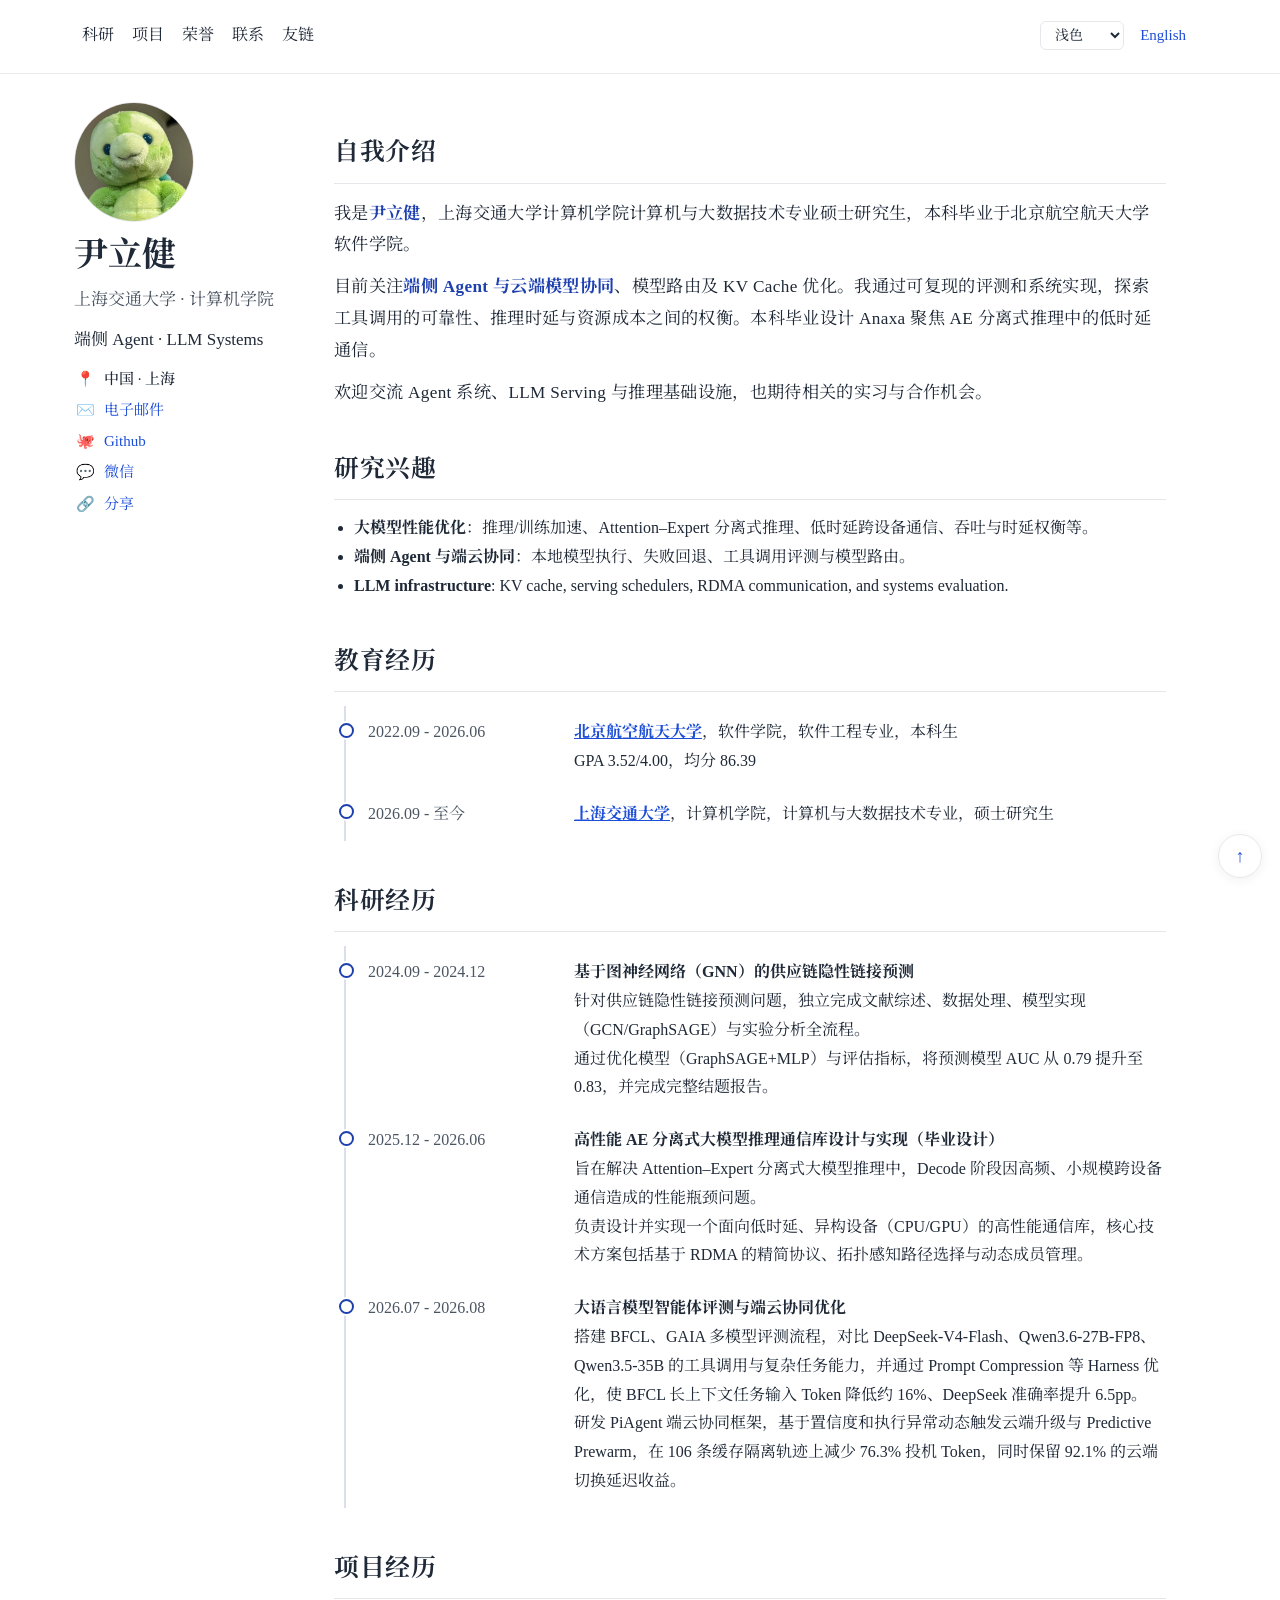
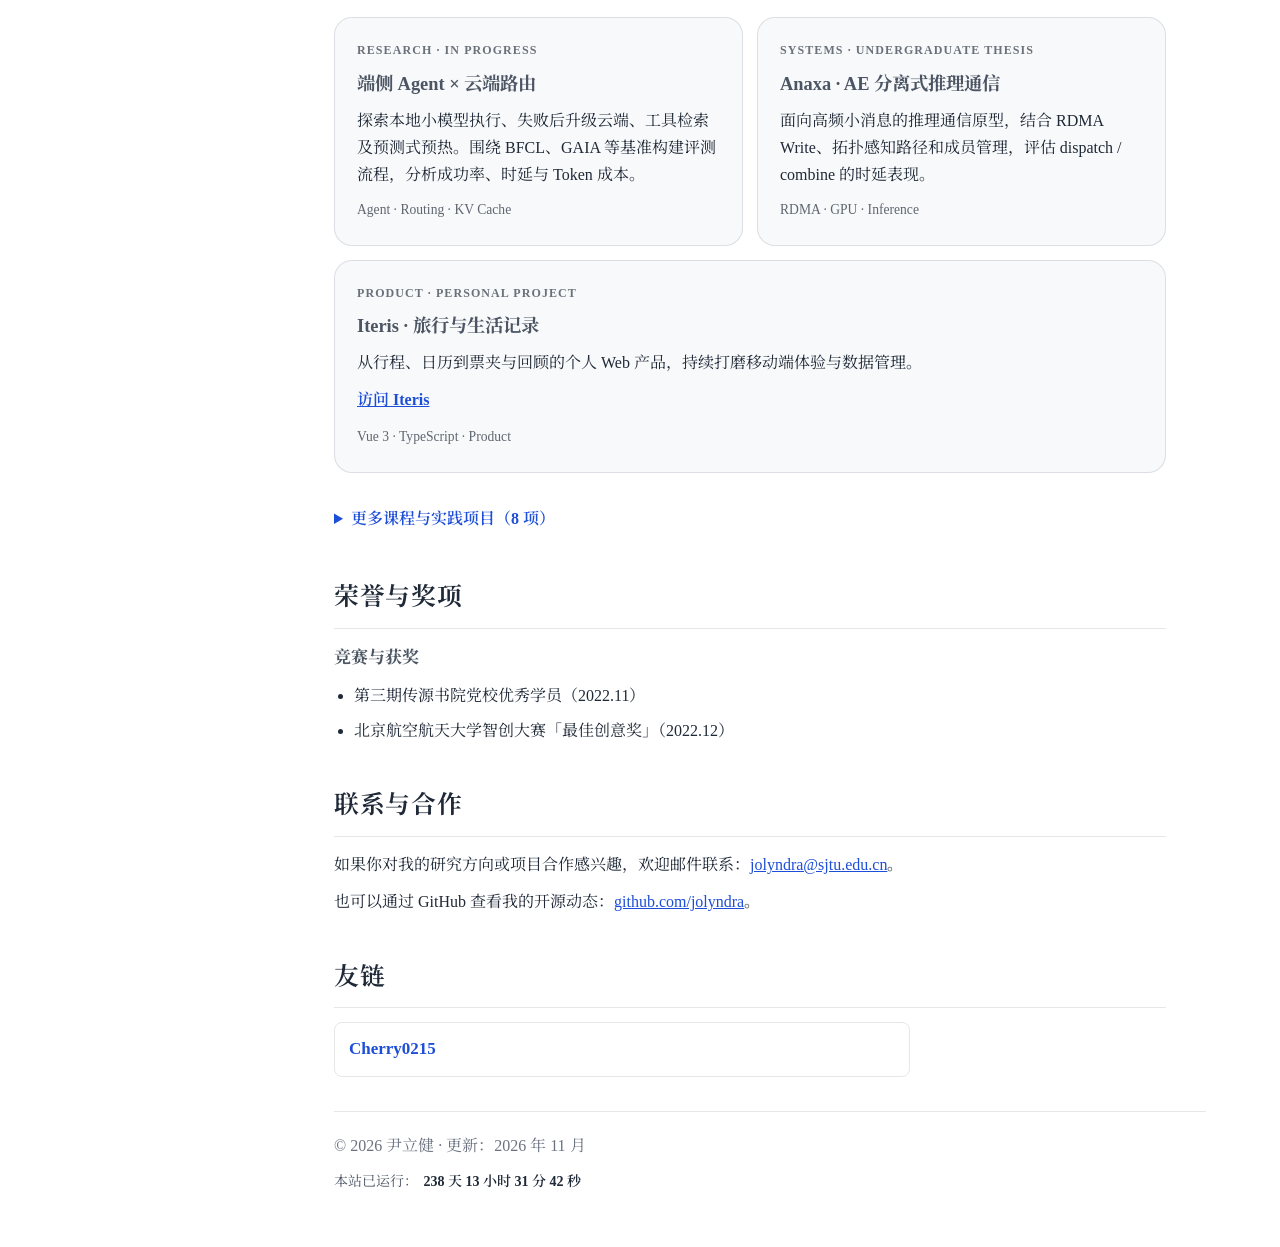
<file: index.html>
﻿<!doctype html>
<html lang="zh-CN">
  <head>
    <meta charset="UTF-8" />
    <meta name="viewport" content="width=device-width, initial-scale=1.0, viewport-fit=cover" />
    <meta name="theme-color" content="#ffffff" id="meta-theme-color" />
    <meta
      name="description"
      content="上海交通大学计算机学院硕士研究生；研究方向为大模型性能优化、Agentic 与 LLM 基础设施（推理与 Serving、通信与并行等）。"
      id="meta-description"
    />
    <meta property="og:type" content="website" />
    <meta property="og:title" content="jolyndra · 尹立健" id="meta-og-title" />
    <meta
      property="og:description"
      content="上海交通大学计算机学院硕士研究生；研究方向为大模型性能优化、Agentic 与 LLM 基础设施（推理与 Serving、通信与并行等）。"
      id="meta-og-description"
    />
    <meta property="og:url" content="https://jolyndra.github.io/" id="meta-og-url" />
    <meta property="og:image" content="https://jolyndra.github.io/og.png" id="meta-og-image" />
    <meta property="og:locale" content="zh_CN" id="meta-og-locale" />
    <meta name="twitter:card" content="summary_large_image" />
    <meta name="twitter:title" content="jolyndra · 尹立健" id="meta-twitter-title" />
    <meta
      name="twitter:description"
      content="上海交通大学计算机学院硕士研究生；研究方向为大模型性能优化、Agentic 与 LLM 基础设施（推理与 Serving、通信与并行等）。"
      id="meta-twitter-description"
    />
    <meta name="twitter:image" content="https://jolyndra.github.io/og.png" id="meta-twitter-image" />
    <link rel="canonical" href="https://jolyndra.github.io/" id="link-canonical" />
    <title>jolyndra</title>
    <link rel="preconnect" href="https://fonts.googleapis.com" />
    <link rel="preconnect" href="https://fonts.gstatic.com" crossorigin />
    <link rel="preload" href="./avatar.jpg" as="image" fetchpriority="high" />
    <link rel="icon" href="./favicon.svg" type="image/svg+xml" sizes="any" />
    <link rel="icon" href="./avatar.jpg" type="image/jpeg" />
    <link rel="apple-touch-icon" href="./avatar.jpg" />
    <link
      rel="stylesheet"
      href="https://fonts.googleapis.com/css2?family=Noto+Serif+SC:wght@400;600;700&display=swap"
    />
    <link rel="stylesheet" href="./styles.css?v=20261123" />
    <script>
      try {
        var th = localStorage.getItem("theme");
        var PAL = ["sakura", "midnight", "amber"];
        if (PAL.indexOf(th) >= 0) {
          document.documentElement.setAttribute("data-palette", th);
        } else if (th === "dark") {
          document.documentElement.setAttribute("data-theme", "dark");
        } else if (th === "light") {
          /* 显式浅色 */
        } else if (th === null || th === "") {
          if (window.matchMedia("(prefers-color-scheme: dark)").matches) {
            document.documentElement.setAttribute("data-theme", "dark");
          }
        }
      } catch (e) {}
    </script>
  </head>
  <body
    data-site-base="https://jolyndra.github.io"
    data-plausible-domain=""
    data-site-launch="2026-04-11T00:00:00+08:00"
  >
    <a class="skip-link" href="#main-content" id="skip-link" data-i18n="a11y.skip_to_content">跳至主内容</a>
    <div class="top-nav-wrap">
      <div class="top-nav-inner">
        <header class="top-nav" role="navigation" aria-label="页面导航">
          <nav class="quick-nav" aria-label="快速跳转">
            <a href="#section-research" data-i18n="nav.research">科研</a>
            <a href="#section-projects" data-i18n="nav.projects">项目</a>
            <a href="#section-achievements" data-i18n="nav.achievements">荣誉</a>
            <a href="#contact" data-i18n="nav.contact">联系</a>
            <a href="#section-friends" data-i18n="nav.friends">友链</a>
          </nav>
          <div class="toolbar-cluster" role="toolbar" aria-label="站点设置">
            <select id="theme-select" class="toolbar-select" aria-label="主题">
              <option value="light" data-i18n="toolbar.theme_light">浅色</option>
              <option value="dark" data-i18n="toolbar.theme_dark">暗色</option>
              <option value="sakura" data-i18n="toolbar.theme_sakura">樱花粉</option>
              <option value="midnight" data-i18n="toolbar.theme_midnight">午夜蓝</option>
              <option value="amber" data-i18n="toolbar.theme_amber">琥珀</option>
            </select>
            <button type="button" class="toolbar-btn toolbar-btn-lang" id="lang-toggle" data-i18n="toolbar.lang_switch">English</button>
          </div>
        </header>
      </div>
    </div>

    <div class="container">
      <div class="page-layout">
        <aside class="sidebar" aria-label="个人信息">
          <img
            class="profile-avatar"
            src="./avatar.jpg"
            width="120"
            height="120"
            alt=""
            decoding="async"
            fetchpriority="high"
          />
          <div class="profile-body">
            <h1 class="profile-name" data-i18n="profile.name">尹立健</h1>
            <p class="profile-school" data-i18n="profile.school">上海交通大学 · 计算机学院</p>
            <p class="profile-focus" data-i18n="profile.focus">端侧 Agent · LLM Systems</p>
            <ul class="profile-meta" aria-label="地址与联系方式">
              <li class="profile-meta-row">
                <span class="profile-meta-icon" aria-hidden="true">📍</span>
                <span class="profile-meta-value" data-i18n="profile.location">中国 · 上海</span>
              </li>
              <li class="profile-meta-row">
                <span class="profile-meta-icon" aria-hidden="true">✉️</span>
                <a class="profile-meta-value" href="mailto:jolyndra@sjtu.edu.cn" data-i18n="link.email">电子邮件</a>
              </li>
              <li class="profile-meta-row">
                <span class="profile-meta-icon" aria-hidden="true">🐙</span>
                <a class="profile-meta-value" href="https://github.com/jolyndra" target="_blank" rel="noreferrer" data-i18n="link.github">Github</a>
              </li>
              <li class="profile-meta-row">
                <span class="profile-meta-icon" aria-hidden="true">💬</span>
                <button type="button" class="profile-meta-value profile-meta-btn" id="wechat-open" data-i18n="link.wechat">
                  微信
                </button>
              </li>
              <li class="profile-meta-row">
                <span class="profile-meta-icon" aria-hidden="true">🔗</span>
                <button type="button" class="profile-meta-value profile-meta-btn" id="share-open" data-i18n="link.share">
                  分享
                </button>
              </li>
            </ul>
          </div>
        </aside>

        <div class="content">
          <main id="main-content" tabindex="-1">
            <section class="section-about" aria-labelledby="about-heading" id="section-about">
              <h2 id="about-heading" data-i18n="sec.about">自我介绍</h2>
              <div class="about-body" data-i18n-html="about.body">
                <p>
                  我是<strong>尹立健</strong>，现为<strong>上海交通大学计算机学院</strong>计算机与大数据技术专业硕士研究生，本科毕业于北京航空航天大学软件学院软件工程专业。
                </p>
                <p>
                  目前关注端侧 Agent 与云端模型协同、模型路由及 KV Cache 优化。我通过可复现的评测和系统实现，探索工具调用的可靠性、推理时延与资源成本之间的权衡。本科毕业设计 Anaxa 则聚焦 AE 分离式推理中的低时延通信。
                </p>
                <p>欢迎交流 <strong>Agent 系统、LLM Serving 与推理基础设施</strong>，也期待相关的实习与合作机会。</p>
              </div>
            </section>

            <section id="section-interests">
              <h2 data-i18n="sec.interests">研究兴趣</h2>
              <ul>
                <li data-i18n-html="interest.1"><strong>大模型性能优化</strong>：推理/训练加速、Attention–Expert 分离式推理、低时延跨设备通信、吞吐与时延权衡等。</li>
                <li data-i18n-html="interest.2"><strong>端侧 Agent 与端云协同</strong>：本地模型执行、失败回退、工具调用评测与模型路由。</li>
                <li data-i18n-html="interest.3"><strong>LLM 基础设施</strong>：KV Cache、Serving 调度、RDMA 通信与系统性能评估。</li>
              </ul>
            </section>

            <section id="section-education">
              <h2 data-i18n="sec.education">教育经历</h2>
              <ul class="timeline">
                <li>
                  <span class="time" data-i18n="time.edu">2022.09 - 2026.06</span>
                  <div data-i18n-html="edu.1"><strong><a href="https://soft.buaa.edu.cn/" target="_blank" rel="noopener noreferrer">北京航空航天大学</a></strong>，软件学院，软件工程专业，本科生<br />GPA 3.52/4.00，均分 86.39</div>
                </li>
                <li>
                  <span class="time" data-i18n="time.edu2">2026.09 - 至今</span>
                  <div data-i18n-html="edu.2"><strong><a href="https://www.cs.sjtu.edu.cn/" target="_blank" rel="noopener noreferrer">上海交通大学</a></strong>，计算机学院，计算机与大数据技术专业，硕士研究生</div>
                </li>
              </ul>
            </section>

            <section id="section-research">
              <h2 data-i18n="sec.research">科研经历</h2>
              <ul class="timeline">
                <li>
                  <span class="time" data-i18n="time.r1">2024.09 - 2024.12</span>
                  <div data-i18n-html="res.1"><strong>基于图神经网络（GNN）的供应链隐性链接预测</strong><br />针对供应链隐性链接预测问题，独立完成文献综述、数据处理、模型实现（GCN/GraphSAGE）与实验分析全流程。<br />通过优化模型（GraphSAGE+MLP）与评估指标，将预测模型 AUC 从 0.79 提升至 0.83，并完成完整结题报告。</div>
                </li>
                <li>
                  <span class="time" data-i18n="time.r2">2025.12 - 2026.06</span>
                  <div data-i18n-html="res.2"><strong>高性能 AE 分离式大模型推理通信库设计与实现（毕业设计）</strong><br />旨在解决 Attention–Expert 分离式大模型推理中，Decode 阶段因高频、小规模跨设备通信造成的性能瓶颈问题。<br />负责设计并实现一个面向低时延、异构设备（CPU/GPU）的高性能通信库，核心技术方案包括基于 RDMA 的精简协议、拓扑感知路径选择与动态成员管理。</div>
                </li>
                <li>
                  <span class="time" data-i18n="time.r3">2026.07 - 2026.08</span>
                  <div data-i18n-html="res.3"><strong>大语言模型智能体评测与端云协同优化</strong><br />搭建 BFCL、GAIA 多模型评测流程，对比 DeepSeek-V4-Flash、Qwen3.6-27B-FP8、Qwen3.5-35B 的工具调用与复杂任务能力，并通过 Prompt Compression 等 Harness 优化，使 BFCL 长上下文任务输入 Token 降低约 16%、DeepSeek 准确率提升 6.5pp。<br />研发 PiAgent 端云协同框架，基于置信度和执行异常动态触发云端升级与 Predictive Prewarm，在 106 条缓存隔离轨迹上减少 76.3% 投机 Token，同时保留 92.1% 的云端切换延迟收益。</div>
                </li>
              </ul>
            </section>

            <section id="section-projects">
              <h2 data-i18n="sec.projects">项目经历</h2>
              <div class="featured-projects">
                <article class="featured-card"><span class="featured-kicker">RESEARCH · IN PROGRESS</span><h3>端侧 Agent × 云端路由</h3><p>探索本地小模型执行、失败后升级云端、工具检索及预测式预热。围绕 BFCL、GAIA 等基准构建评测流程，分析成功率、时延与 Token 成本。</p><span class="featured-tags">Agent · Routing · KV Cache</span></article>
                <article class="featured-card"><span class="featured-kicker">SYSTEMS · UNDERGRADUATE THESIS</span><h3>Anaxa · AE 分离式推理通信</h3><p>面向高频小消息的推理通信原型，结合 RDMA Write、拓扑感知路径和成员管理，评估 dispatch / combine 的时延表现。</p><span class="featured-tags">RDMA · GPU · Inference</span></article>
                <article class="featured-card"><span class="featured-kicker">PRODUCT · PERSONAL PROJECT</span><h3>Iteris · 旅行与生活记录</h3><p>从行程、日历到票夹与回顾的个人 Web 产品，持续打磨移动端体验与数据管理。</p><a href="https://www.jolyndra.top/" target="_blank" rel="noopener noreferrer">访问 Iteris</a><span class="featured-tags">Vue 3 · TypeScript · Product</span></article>
              </div>
              <details class="projects-details">
                <summary data-i18n="projects.toggle">更多课程与实践项目（8 项）</summary>
                <ul class="timeline projects-timeline">
                <li><span class="time" data-i18n="time.p1">2023.08 - 2023.09</span><div data-i18n-html="proj.1"><strong>坤坤快跑小游戏</strong><br />基于 C++ + EasyX 开发的 2D 跑酷小游戏。玩家需要在持续前进过程中躲避障碍、累积分数，并利用能量触发特殊飞行状态。</div></li>
                <li><span class="time" data-i18n="time.p2">2023.09 - 2023.12</span><div data-i18n-html="proj.2"><strong>SanGuo Crisis 小游戏</strong><br />面向对象程序设计实践项目，基于 Java Swing 的 2D 动作闯关游戏，支持单人/双人模式、角色选择、技能战斗、道具拾取与关卡推进。</div></li>
                <li><span class="time" data-i18n="time.p3">2024.03 - 2024.06</span><div data-i18n-html="proj.3"><strong>网上挂号系统</strong><br />面向「猫猫医院」场景，提供预约挂号、病例管理、通知、药品与工作台等功能；实践阶段完成 Docker + Kubernetes + Jenkins 的工程化与微服务化探索。</div></li>
                <li><span class="time" data-i18n="time.p4">2024.09 - 2024.12</span><div data-i18n-html="proj.4"><strong>开源「河图」系统</strong><br />负责软件供应链安全分析模块，实现对给定项目（如 Log4J）自动构建上下游依赖图谱，并集成漏洞感知、成分分析、许可证分析等检测接口。</div></li>
                <li><span class="time" data-i18n="time.p5">2024.09 - 2024.12</span><div data-i18n-html="proj.5"><strong>学术分享平台</strong><br />illumineer：学术场景课程项目，含完整分析与设计文档及前后端实现。担任项目经理并参与前端开发，集成 Elasticsearch 全文检索，关键查询响应控制在 500ms 内。</div></li>
                <li><span class="time" data-i18n="time.p6">2024.09 - 2024.12</span><div data-i18n-html="proj.6"><strong>SysY Compiler (Java)</strong><br />基于 Java 的教学编译器，面向 SysY 子集，支持从源代码到 LLVM 风格 IR 再到 MIPS 目标代码的完整编译流程。</div></li>
                <li><span class="time" data-i18n="time.p7">2025.04 - 2025.06</span><div data-i18n-html="proj.7"><strong>图书管理系统</strong><br />基于 Spring Boot + Vue 3 的前后端分离课程项目，支持用户认证、图书管理、借阅管理与统计报表。</div></li>
                <li><span class="time" data-i18n="time.p8">2025.06 - 2025.07</span><div data-i18n-html="proj.8"><strong>科研社交及学习平台</strong><br />KnoWeb：面向科研学习与协作的知识管理平台。主要参与前端「科研项目协作」模块，两轮 Scrum 迭代交付 29 个用户故事。</div></li>
                </ul>
                <p class="projects-more">
                  <span data-i18n="projects.more">更多项目代码：</span>
                  <a href="https://github.com/jolyndra" target="_blank" rel="noopener noreferrer">github.com/jolyndra</a>
                </p>
              </details>
            </section>

            <section class="section-achievements" id="section-achievements">
              <h2 data-i18n="sec.achievements">荣誉与奖项</h2>
              <div class="ach-block">
                <h3 data-i18n="ach.sub.awards">竞赛与获奖</h3>
                <ul class="ach-list">
                  <li data-i18n="ach.award.1">第三期传源书院党校优秀学员（2022.11）</li>
                  <li data-i18n="ach.award.2">北京航空航天大学智创大赛「最佳创意奖」（2022.12）</li>
                </ul>
              </div>
            </section>

            <section id="contact">
              <h2 data-i18n="sec.contact">联系与合作</h2>
              <p data-i18n-html="contact.1">如果你对我的研究方向或项目合作感兴趣，欢迎邮件联系：<a href="mailto:jolyndra@sjtu.edu.cn">jolyndra@sjtu.edu.cn</a>。</p>
              <p data-i18n-html="contact.2">也可以通过 GitHub 查看我的开源动态：<a href="https://github.com/jolyndra" target="_blank" rel="noreferrer">github.com/jolyndra</a>。</p>
            </section>

            <section id="section-friends" class="section-friends" aria-labelledby="friends-heading">
              <h2 id="friends-heading" data-i18n="sec.friends">友链</h2>
              <ul class="friend-links">
                <li>
                  <a
                    class="friend-card"
                    href="https://github.com/Cherrybo0215"
                    target="_blank"
                    rel="noopener noreferrer"
                  >
                    <span class="friend-card-name" data-i18n="friend.cherry.name">Cherry0215</span>
                  </a>
                </li>
              </ul>
            </section>
          </main>

          <footer>
            <p>© <span id="year"></span> <span class="footer-meta" data-i18n-html="footer.rights">尹立健 · 更新：2026 年 11 月</span></p>
            <p class="site-stats" aria-label="站点统计">
              <span class="site-stats-line">
                <span data-i18n="stats.uptime_label">本站已运行</span>
                <strong id="stat-uptime">—</strong>
              </span>
            </p>
          </footer>
        </div>
      </div>
    </div>

    <dialog class="share-image-dialog" id="share-image-dialog" aria-labelledby="share-image-dialog-title">
      <div class="share-image-dialog-inner">
        <h2 id="share-image-dialog-title" class="share-image-dialog-title" data-i18n="share.modal_title">分享</h2>
        <p class="share-image-loading" id="share-image-loading" data-i18n="share.generating">正在生成图片…</p>
        <img id="share-image-preview" class="share-image-preview" alt="" width="900" height="520" hidden />
        <canvas id="share-image-canvas" width="900" height="520" hidden aria-hidden="true"></canvas>
        <p class="share-image-error" id="share-image-error" role="alert" hidden></p>
        <div class="share-image-actions" id="share-image-actions" hidden>
          <button type="button" class="share-image-btn share-image-btn-primary" id="share-image-save" data-i18n="share.save_png">
            保存 PNG
          </button>
          <button type="button" class="share-image-btn" id="share-image-copy-link" data-i18n="share.copy">复制网址</button>
        </div>
        <p class="share-image-feedback" id="share-image-copy-feedback" role="status" aria-live="polite" hidden></p>
        <button type="button" class="wechat-dialog-close" id="share-image-close" data-i18n="wechat.close">关闭</button>
      </div>
    </dialog>

    <dialog class="wechat-dialog" id="wechat-dialog" aria-labelledby="wechat-dialog-title">
      <div class="wechat-dialog-inner">
        <h2 id="wechat-dialog-title" class="wechat-dialog-title" data-i18n="wechat.modal_title">微信二维码</h2>
        <img src="./weixin.jpg" alt="" class="wechat-dialog-qr" width="280" height="280" decoding="async" />
        <p class="wechat-dialog-hint" data-i18n="wechat.modal_hint">扫一扫，添加我为好友。</p>
        <button type="button" class="wechat-dialog-close" id="wechat-dialog-close" data-i18n="wechat.close">关闭</button>
      </div>
    </dialog>

    <button type="button" class="back-to-top" id="back-to-top" aria-label="回到顶部" hidden></button>

    <script src="./i18n.js?v=20260826"></script>
    <script src="./script.js?v=20260826"></script>
  </body>
</html>
</file>
<file: styles.css>
﻿* { box-sizing: border-box; }

:root {
  --bg: #ffffff;
  --text: #1f2937;
  --muted: #4b5563;
  --faint: #6b7280;
  --border: #e5e7eb;
  --link: #1d4ed8;
  --accent: #1e40af;
  /* 侧栏 sticky 时停在导航下方（略大于导航实际高度，避免贴太紧被挡） */
  --sticky-nav-offset: 80px;
  /* 锚点跳转时预留导航高度（与侧栏偏移分开，避免移动端侧栏 static 时锚点被挡） */
  --anchor-scroll-margin: calc(var(--sticky-nav-offset) + 12px);
}

html[data-theme="dark"] {
  --bg: #0f1419;
  --text: #e5e7eb;
  --muted: #9ca3af;
  --faint: #9ca3af;
  --border: #374151;
  --link: #60a5fa;
  --accent: #93c5fd;
}

html {
  scroll-behavior: smooth;
}

@media (prefers-reduced-motion: reduce) {
  html {
    scroll-behavior: auto;
  }
}

body {
  margin: 0;
  color: var(--text);
  background: var(--bg);
  font-family: "Times New Roman", "Noto Serif SC", "Songti SC", serif;
  line-height: 1.8;
}

html[lang="en"] body {
  font-family: Georgia, "Palatino Linotype", "Book Antiqua", Palatino, "Times New Roman", serif;
}

.container {
  max-width: 1180px;
  margin: 0 auto;
  /* 与顶栏拉开一点距离，侧栏头像整体下移 */
  padding: 28px 24px 54px;
}

.top-nav-wrap {
  position: sticky;
  top: 0;
  z-index: 40;
  width: 100%;
  border-bottom: 1px solid color-mix(in srgb, var(--border) 85%, transparent);
  background: var(--bg);
}

@supports (backdrop-filter: blur(8px)) or (-webkit-backdrop-filter: blur(8px)) {
  .top-nav-wrap {
    background: color-mix(in srgb, var(--bg) 78%, transparent);
    backdrop-filter: saturate(140%) blur(14px);
    -webkit-backdrop-filter: saturate(140%) blur(14px);
  }

  html[data-theme="dark"] .top-nav-wrap {
    background: color-mix(in srgb, var(--bg) 82%, transparent);
  }
}

.top-nav-inner {
  max-width: 1180px;
  margin: 0 auto;
  padding: 16px 32px 18px;
}

.top-nav {
  display: flex;
  justify-content: space-between;
  align-items: center;
  gap: 16px;
}

.quick-nav {
  display: flex;
  flex-wrap: wrap;
  align-items: center;
  gap: 4px 18px;
}

.quick-nav a {
  color: var(--text);
  font-size: 16px;
  text-decoration: none;
  padding: 4px 0;
  border-bottom: 1px solid transparent;
}

.quick-nav a:hover {
  color: var(--link);
  border-bottom-color: var(--link);
}

.quick-nav a.is-active {
  color: var(--link);
  border-bottom-color: var(--link);
  font-weight: 600;
}

.quick-nav a:focus-visible {
  outline: 2px solid var(--link);
  outline-offset: 4px;
  border-radius: 2px;
}

.toolbar-cluster {
  display: inline-flex;
  align-items: center;
  gap: 4px;
  padding: 0;
  border: none;
  background: transparent;
}

.toolbar-btn {
  border: none;
  background: transparent;
  color: var(--link);
  padding: 6px 12px;
  font: inherit;
  font-size: 15px;
  cursor: pointer;
}

.toolbar-btn:hover {
  text-decoration: underline;
}

.toolbar-btn:focus-visible {
  outline: 2px solid var(--link);
  outline-offset: 3px;
}

.toolbar-select {
  border: 1px solid var(--border);
  border-radius: 6px;
  background: var(--bg);
  color: var(--text);
  padding: 5px 10px;
  font: inherit;
  font-size: 14px;
  line-height: 1.3;
  cursor: pointer;
  max-width: 11em;
}

.toolbar-select:hover {
  border-color: var(--link);
}

.toolbar-select:focus-visible {
  outline: 2px solid var(--link);
  outline-offset: 3px;
}

.content a:focus-visible {
  outline: 2px solid var(--link);
  outline-offset: 3px;
  border-radius: 2px;
}

.page-layout { display: grid; grid-template-columns: 220px minmax(0,1fr); gap: 40px; align-items: start; min-width: 0; }

/* 防止宽内容把 grid 子项撑破视口导致整页横向溢出 */
.content {
  min-width: 0;
}
.sidebar {
  position: sticky;
  top: var(--sticky-nav-offset);
  display: flex;
  flex-direction: column;
  align-items: flex-start;
  gap: 12px;
}

.profile-avatar {
  width: 120px;
  height: 120px;
  border-radius: 50%;
  object-fit: cover;
  border: 1px solid var(--border);
}

.profile-name { margin: 0; font-size: 34px; line-height: 1.25; }
.profile-school { margin: 8px 0 0; color: var(--muted); font-size: 17px; }
.profile-focus { margin: 10px 0 0; font-size: 17px; }

.profile-meta {
  list-style: none;
  margin: 12px 0 0;
  padding: 0;
  width: 100%;
  display: flex;
  flex-direction: column;
  gap: 8px;
}

.profile-meta-row {
  display: grid;
  grid-template-columns: 22px minmax(0, 1fr);
  align-items: start;
  gap: 8px;
  font-size: 15px;
  line-height: 1.55;
}

.profile-meta-icon {
  display: block;
  width: 22px;
  text-align: center;
  font-size: 15px;
  line-height: 1.55;
  user-select: none;
}

.profile-meta-value {
  color: var(--link);
  text-decoration: none;
  word-break: break-word;
}

a.profile-meta-value:hover {
  text-decoration: underline;
}

button.profile-meta-btn.profile-meta-value {
  background: none;
  border: none;
  padding: 0;
  margin: 0;
  font: inherit;
  cursor: pointer;
  text-align: left;
  color: var(--link);
}

button.profile-meta-btn.profile-meta-value:hover {
  text-decoration: underline;
}

button.profile-meta-btn.profile-meta-value:focus-visible {
  outline: 2px solid var(--link);
  outline-offset: 3px;
  border-radius: 2px;
}

span.profile-meta-value {
  color: var(--text);
  font-weight: 500;
}

.section-about .about-body {
  margin-top: 0;
  font-size: 1.075rem;
  line-height: 1.85;
  max-width: 52rem;
  letter-spacing: 0.02em;
}

.section-about .about-body p {
  margin: 10px 0 0;
}

.section-about .about-body p:first-child {
  margin-top: 0;
}

main {
  max-width: 52rem;
  min-width: 0;
}

h2 {
  margin-top: 38px;
  margin-bottom: 14px;
  font-size: 1.55rem;
  font-weight: 650;
  letter-spacing: 0.03em;
  border-bottom: 1px solid var(--border);
  padding-bottom: 8px;
}

main section:first-child h2 {
  margin-top: 28px;
}

h3 { margin: 0 0 6px; color: var(--muted); font-size: 17px; }
p { margin: 8px 0 0; }
a { color: var(--link); }
main section { scroll-margin-top: var(--anchor-scroll-margin); }

#main-content:focus {
  outline: none;
}

#main-content:focus-visible {
  outline: 2px solid var(--link);
  outline-offset: 6px;
  border-radius: 2px;
}
.about-body strong {
  color: var(--accent);
}

ul { margin: 0; padding-left: 20px; }
.timeline {
  list-style: none;
  padding-left: 0;
  margin: 0 0 0 10px;
  border-left: 2px solid color-mix(in srgb, var(--border) 95%, var(--link));
}

.timeline li {
  display: grid;
  grid-template-columns: 190px 1fr;
  gap: 16px;
  padding: 12px 0 12px 22px;
  position: relative;
}

.timeline li::before {
  content: "";
  position: absolute;
  left: -7px;
  top: 1.35em;
  width: 11px;
  height: 11px;
  margin-top: -5px;
  border-radius: 50%;
  background: var(--bg);
  border: 2px solid var(--accent);
  box-shadow: 0 0 0 2px var(--bg);
}

.time { color: var(--muted); white-space: nowrap; }

.projects-details > summary {
  width: fit-content;
  color: var(--link);
  cursor: pointer;
  font-weight: 600;
  padding: 4px 0;
}

.projects-details > summary:hover {
  text-decoration: underline;
}

.projects-details > summary:focus-visible {
  outline: 2px solid var(--link);
  outline-offset: 4px;
  border-radius: 2px;
}

.projects-timeline {
  margin-top: 10px;
}

.projects-more {
  margin: 12px 0 0 10px;
  color: var(--muted);
  font-size: 0.95rem;
}

.section-achievements .ach-block + .ach-block { margin-top: 20px; }

.ach-list {
  margin: 8px 0 0;
  padding-left: 1.25em;
  color: var(--text);
}

.ach-list li {
  margin: 6px 0 0;
}

.ach-list li:first-child {
  margin-top: 0;
}

.friend-links {
  list-style: none;
  margin: 0;
  padding: 0;
}

.friend-links > li + li {
  margin-top: 10px;
}

.friend-card {
  display: block;
  max-width: 36rem;
  padding: 12px 14px;
  border: 1px solid var(--border);
  border-radius: 8px;
  text-decoration: none;
  color: inherit;
  background: var(--bg);
  transition: border-color 0.15s ease, box-shadow 0.15s ease;
}

.friend-card:hover {
  border-color: var(--link);
  box-shadow: 0 1px 0 rgba(0, 0, 0, 0.04);
}

html[data-theme="dark"] .friend-card:hover {
  box-shadow: 0 1px 0 rgba(255, 255, 255, 0.06);
}

.friend-card-name {
  font-weight: 600;
  font-size: 17px;
  line-height: 1.35;
  color: var(--link);
}

.friend-card:hover .friend-card-name {
  text-decoration: underline;
}

.friend-card:focus-visible {
  outline: 2px solid var(--link);
  outline-offset: 3px;
}

footer { margin-top: 34px; padding-top: 12px; border-top: 1px solid var(--border); color: var(--faint); }

.site-stats {
  margin: 10px 0 0;
  font-size: 14px;
  line-height: 1.6;
  color: var(--muted);
}

.site-stats-line {
  display: inline;
}

.site-stats-line strong {
  color: var(--text);
  font-weight: 600;
  margin-left: 2px;
}

.site-stats-sep {
  margin: 0 8px;
  opacity: 0.45;
}

.site-stats-note {
  margin: 8px 0 0;
  font-size: 12px;
  line-height: 1.5;
  color: var(--faint);
  max-width: 52em;
}

@media (max-width: 720px) {
  :root {
    --sticky-nav-offset: 0px;
    /* 顶栏换行时略增高，锚点留白加大避免标题被挡 */
    --anchor-scroll-margin: 132px;
  }

  html {
    overflow-x: clip;
  }

  .container {
    padding-top: 22px;
    padding-bottom: 40px;
    padding-left: max(16px, env(safe-area-inset-left, 0px));
    padding-right: max(16px, env(safe-area-inset-right, 0px));
  }

  .top-nav-inner {
    padding-top: 14px;
    padding-bottom: 16px;
    padding-left: max(14px, env(safe-area-inset-left, 0px));
    padding-right: max(18px, env(safe-area-inset-right, 0px));
  }

  .top-nav { flex-wrap: wrap; align-items: flex-start; row-gap: 10px; }
  .quick-nav { gap: 4px 14px; flex: 1 1 auto; min-width: 0; }
  .toolbar-cluster { flex-shrink: 0; }

  .page-layout { grid-template-columns: 1fr; gap: 28px; }
  .sidebar {
    position: static;
    flex-direction: row;
    gap: 16px;
    flex-wrap: wrap;
    align-items: flex-start;
    min-width: 0;
    max-width: 100%;
  }
  .profile-body { flex: 1; min-width: 0; }
  .profile-avatar { width: 96px; height: 96px; }
  .profile-name { font-size: 28px; }
  .profile-school, .profile-focus { font-size: 16px; }
  .profile-meta { font-size: 14px; }
  .profile-meta-row { font-size: 14px; }
  .timeline { margin-left: 6px; }
  .timeline li { grid-template-columns: 1fr; gap: 4px; padding-left: 18px; }
  .timeline li::before { left: -6px; }

  /* 英文长日期等在小屏允许换行，避免撑出横向滚动条 */
  .timeline .time {
    white-space: normal;
  }

  .wechat-dialog {
    max-width: min(calc(100vw - 24px), calc(100vw - env(safe-area-inset-left, 0px) - env(safe-area-inset-right, 0px) - 24px));
  }

  .share-image-dialog {
    max-width: min(calc(100vw - 24px), calc(100vw - env(safe-area-inset-left, 0px) - env(safe-area-inset-right, 0px) - 24px));
    width: min(520px, 100vw - 24px - env(safe-area-inset-left, 0px) - env(safe-area-inset-right, 0px));
  }
}

@media (max-width: 480px) {
  .quick-nav a[href="#contact"],
  .quick-nav a[href="#section-friends"] {
    display: none;
  }

  .top-nav-inner {
    padding-top: 10px;
    padding-bottom: 12px;
  }
}

/* 导航栏主题：樱花粉 / 午夜蓝 / 琥珀（与浅色默认、暗色并列；微调 --bg / --link / --accent） */
html[data-palette="sakura"]:not([data-theme="dark"]) {
  --bg: #fff5f7;
  --link: #be185d;
  --accent: #9d174d;
}

html[data-palette="sakura"][data-theme="dark"] {
  --bg: #161018;
  --link: #f472b6;
  --accent: #fbcfe8;
}

html[data-palette="midnight"]:not([data-theme="dark"]) {
  --bg: #eef6ff;
  --link: #1e40af;
  --accent: #1e3a8a;
}

html[data-palette="midnight"][data-theme="dark"] {
  --bg: #0b1424;
  --link: #7dd3fc;
  --accent: #38bdf8;
}

html[data-palette="amber"]:not([data-theme="dark"]) {
  --bg: #fffbeb;
  --link: #b45309;
  --accent: #92400e;
}

html[data-palette="amber"][data-theme="dark"] {
  --bg: #15120e;
  --link: #fcd34d;
  --accent: #fbbf24;
}

/* 无障碍：跳至主内容 */
.skip-link {
  position: absolute;
  left: 16px;
  top: -120px;
  z-index: 10001;
  padding: 10px 16px;
  border-radius: 6px;
  font-size: 15px;
  font-weight: 600;
  text-decoration: none;
  color: var(--bg);
  background: var(--link);
  box-shadow: 0 2px 12px rgba(0, 0, 0, 0.12);
  transition: top 0.18s ease;
}

.skip-link:focus {
  outline: none;
}

.skip-link:focus-visible {
  top: 16px;
  outline: 3px solid var(--accent);
  outline-offset: 3px;
}

@media (prefers-reduced-motion: reduce) {
  .skip-link {
    transition: none;
  }
}

/* 回到顶部（由脚本在滚动后显示） */
.back-to-top {
  position: fixed;
  right: max(18px, env(safe-area-inset-right, 0px));
  bottom: max(22px, env(safe-area-inset-bottom, 0px));
  z-index: 38;
  display: flex;
  align-items: center;
  justify-content: center;
  width: 44px;
  height: 44px;
  padding: 0;
  border: 1px solid var(--border);
  border-radius: 50%;
  background: color-mix(in srgb, var(--bg) 88%, transparent);
  color: var(--link);
  cursor: pointer;
  box-shadow: 0 2px 12px rgba(0, 0, 0, 0.06);
}

.back-to-top::before {
  content: "↑";
  font-size: 18px;
  line-height: 1;
}

html[data-theme="dark"] .back-to-top {
  box-shadow: 0 2px 14px rgba(0, 0, 0, 0.35);
}

@supports (backdrop-filter: blur(6px)) or (-webkit-backdrop-filter: blur(6px)) {
  .back-to-top {
    backdrop-filter: blur(10px);
    -webkit-backdrop-filter: blur(10px);
  }
}

.back-to-top:hover {
  border-color: var(--link);
}

.back-to-top:focus-visible {
  outline: 2px solid var(--link);
  outline-offset: 3px;
}

@media (prefers-reduced-motion: reduce) {
  .back-to-top {
    transition: none;
  }
}

/* 微信二维码弹窗（原生 dialog） */
.wechat-dialog {
  max-width: calc(100vw - 32px);
  padding: 0;
  border: 1px solid var(--border);
  border-radius: 12px;
  background: var(--bg);
  color: var(--text);
  box-shadow: 0 18px 48px rgba(0, 0, 0, 0.18);
}

.wechat-dialog::backdrop {
  background: rgba(15, 20, 25, 0.45);
  backdrop-filter: blur(4px);
  -webkit-backdrop-filter: blur(4px);
}

.wechat-dialog-inner {
  padding: 20px 22px 18px;
  display: flex;
  flex-direction: column;
  align-items: center;
  gap: 12px;
  text-align: center;
}

.wechat-dialog-title {
  margin: 0;
  font-size: 1.2rem;
  font-weight: 650;
}

.wechat-dialog-qr {
  display: block;
  width: min(280px, 78vw);
  height: auto;
  border-radius: 8px;
  border: 1px solid var(--border);
}

.wechat-dialog-hint {
  margin: 0;
  font-size: 14px;
  color: var(--muted);
}

.wechat-dialog-close {
  margin-top: 4px;
  padding: 8px 20px;
  border-radius: 8px;
  border: 1px solid var(--border);
  background: var(--bg);
  color: var(--link);
  font: inherit;
  font-size: 15px;
  cursor: pointer;
}

.wechat-dialog-close:hover {
  border-color: var(--link);
}

.wechat-dialog-close:focus-visible {
  outline: 2px solid var(--link);
  outline-offset: 2px;
}

/* 生成分享图弹窗 */
.share-image-dialog {
  max-width: calc(100vw - 24px);
  width: min(520px, 100vw - 24px);
  padding: 0;
  border: 1px solid var(--border);
  border-radius: 14px;
  background: var(--bg);
  color: var(--text);
  box-shadow: 0 22px 56px rgba(0, 0, 0, 0.2);
}

.share-image-dialog::backdrop {
  background: rgba(15, 20, 25, 0.45);
  backdrop-filter: blur(4px);
  -webkit-backdrop-filter: blur(4px);
}

.share-image-dialog-inner {
  padding: 18px 20px 16px;
  display: flex;
  flex-direction: column;
  align-items: center;
  gap: 12px;
}

.share-image-dialog-title {
  margin: 0;
  font-size: 1.15rem;
  font-weight: 650;
  text-align: center;
}

.share-image-loading {
  margin: 0;
  width: 100%;
  text-align: center;
  color: var(--muted);
  font-size: 14px;
}

.share-image-preview {
  display: block;
  align-self: stretch;
  width: 100%;
  max-width: 100%;
  height: auto;
  border-radius: 10px;
  border: 1px solid var(--border);
}

.share-image-actions {
  display: flex;
  flex-wrap: wrap;
  gap: 10px;
  justify-content: center;
  width: 100%;
}

.share-image-btn {
  min-width: 116px;
  padding: 9px 16px;
  border-radius: 999px;
  border: 1px solid color-mix(in srgb, var(--link) 24%, var(--border));
  background: color-mix(in srgb, var(--bg) 88%, var(--panel));
  color: color-mix(in srgb, var(--text) 75%, var(--link));
  font: inherit;
  font-size: 14px;
  font-weight: 560;
  cursor: pointer;
  transition: transform 0.14s ease, border-color 0.14s ease, background-color 0.14s ease, box-shadow 0.14s ease;
}

.share-image-btn-primary {
  color: #fff;
  background: linear-gradient(135deg, color-mix(in srgb, var(--link) 80%, #5aa4ff) 0%, var(--link) 100%);
  border-color: color-mix(in srgb, var(--link) 76%, #ffffff);
  box-shadow: 0 8px 18px color-mix(in srgb, var(--link) 28%, transparent);
}

.share-image-btn:hover {
  transform: translateY(-1px);
  border-color: var(--link);
  box-shadow: 0 8px 18px rgba(0, 0, 0, 0.1);
}

.share-image-btn:focus-visible {
  outline: 2px solid var(--link);
  outline-offset: 2px;
}

.share-image-btn:disabled {
  opacity: 0.56;
  cursor: not-allowed;
  transform: none;
  box-shadow: none;
}

.share-image-feedback {
  margin: 0;
  width: 100%;
  font-size: 13px;
  color: var(--accent);
  text-align: center;
}

.share-image-error {
  margin: 0;
  width: 100%;
  font-size: 13px;
  color: #b91c1c;
  text-align: center;
}

html[data-theme="dark"] .share-image-error {
  color: #fca5a5;
}

/* Featured work */
.featured-projects{display:grid;grid-template-columns:repeat(2,minmax(0,1fr));gap:14px;margin:18px 0 28px}.featured-card{display:flex;flex-direction:column;gap:10px;padding:22px;border:1px solid rgba(120,130,150,.22);border-radius:18px;background:rgba(130,145,165,.055)}.featured-card:last-child{grid-column:1/-1}.featured-card h3{margin:0;font-size:1.15rem;line-height:1.35}.featured-card p{margin:0;line-height:1.7}.featured-kicker{font-size:.75rem;letter-spacing:.09em;font-weight:700;opacity:.65}.featured-tags{font-size:.85rem;opacity:.7;margin-top:auto}.featured-card a{align-self:flex-start;font-weight:600}.featured-card:hover{border-color:rgba(105,125,170,.5);transform:translateY(-2px);transition:transform .2s,border-color .2s}@media(max-width:700px){.featured-projects{grid-template-columns:1fr}.featured-card:last-child{grid-column:auto}}@media(prefers-reduced-motion:reduce){.featured-card:hover{transform:none}}
</file>
